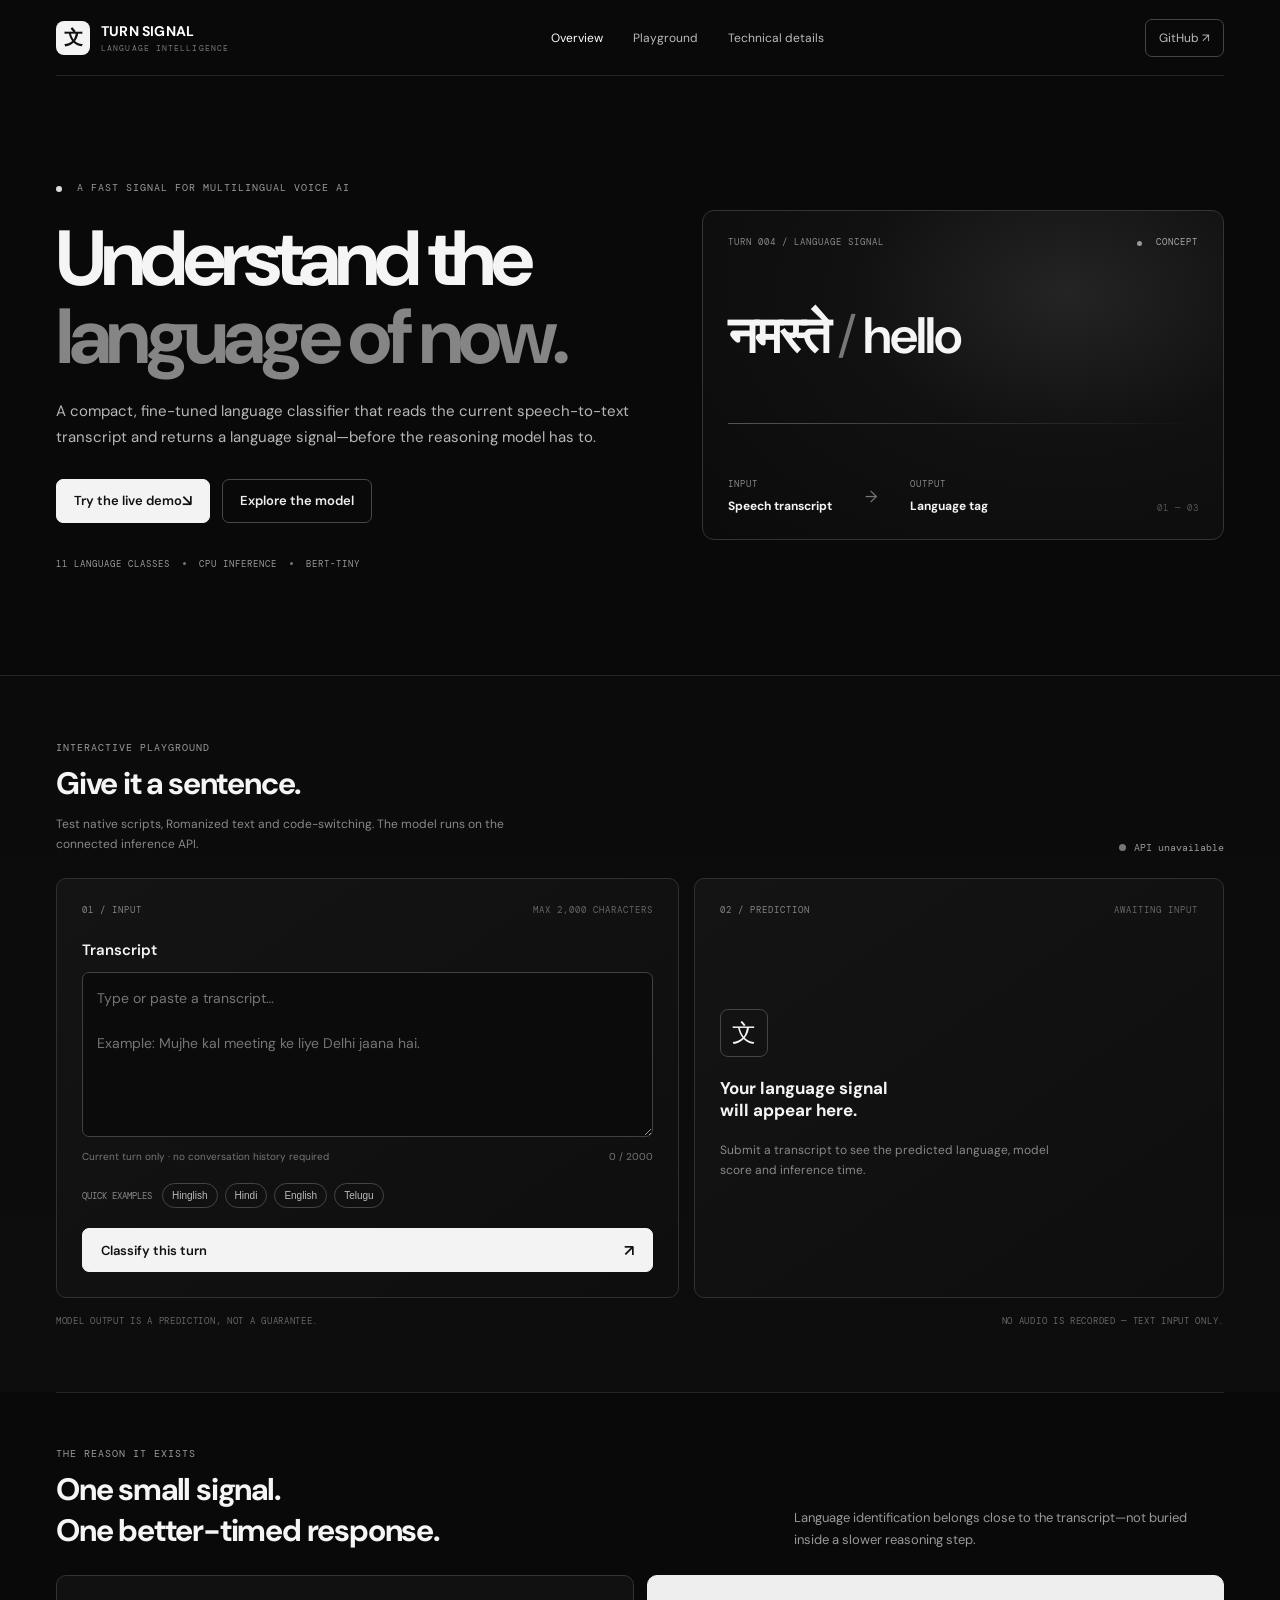
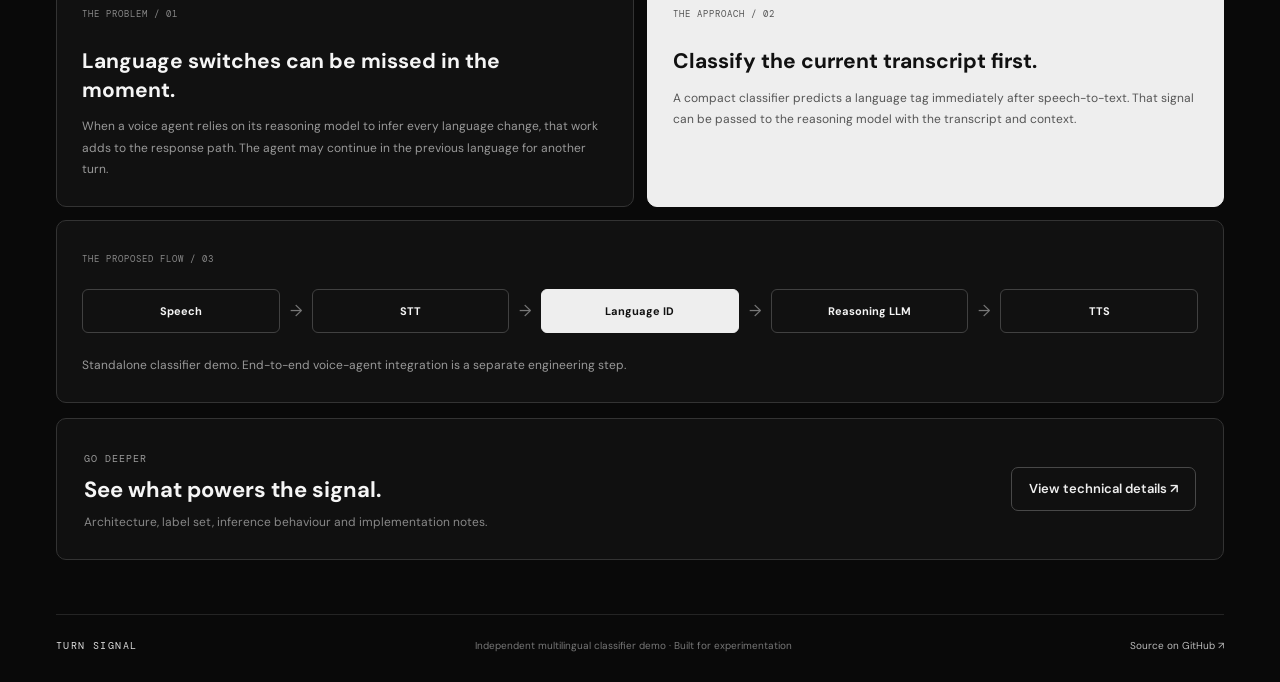
<file: demo/frontend/index.html>
<!doctype html>
<html lang="en">
<head>
<meta charset="utf-8"><meta name="viewport" content="width=device-width,initial-scale=1">
<meta name="description" content="A lightweight multilingual language classifier for voice-agent transcripts.">
<meta name="theme-color" content="#090909"><title>TurnSignal — Multilingual Language Classifier</title>
<link rel="preconnect" href="https://fonts.googleapis.com"><link rel="preconnect" href="https://fonts.gstatic.com" crossorigin>
<link href="https://fonts.googleapis.com/css2?family=DM+Mono:wght@400;500&family=DM+Sans:wght@400;500;600;700;800&display=swap" rel="stylesheet">
<link rel="stylesheet" href="./styles.css">
</head>
<body><div class="shell">
<header class="topbar"><a class="brand" href="./index.html"><span class="brand-mark">文</span><span>TURN SIGNAL<small>LANGUAGE INTELLIGENCE</small></span></a><nav><a class="active" href="./index.html">Overview</a><a href="#playground">Playground</a><a href="./technical.html">Technical details</a></nav><a class="github" href="https://github.com/abhinavnautiyalDS/Real-Time-Language-Switching-for-Voice-Agents" target="_blank" rel="noreferrer">GitHub ↗</a></header>
<main id="top">
<section class="hero hero-v2"><div class="hero-copy"><div class="eyebrow"><span class="eyebrow-dot"></span> A FAST SIGNAL FOR MULTILINGUAL VOICE AI</div><h1>Understand the<br><span>language of now.</span></h1><p class="lede">A compact, fine-tuned language classifier that reads the current speech-to-text transcript and returns a language signal—before the reasoning model has to.</p><div class="actions"><a class="btn white" href="#playground">Try the live demo <span>↘</span></a><a class="btn outline" href="./technical.html">Explore the model</a></div><div class="hero-meta"><span>11 LANGUAGE CLASSES</span><i></i><span>CPU INFERENCE</span><i></i><span>BERT-TINY</span></div></div>
<aside class="hero-visual"><div class="visual-top"><span>TURN 004 / LANGUAGE SIGNAL</span><span class="live-mark"><i></i> CONCEPT</span></div><div class="visual-language">नमस्ते<span> / </span>hello</div><div class="visual-rule"></div><div class="visual-bottom"><div><small>INPUT</small><b>Speech transcript</b></div><div class="visual-arrow">→</div><div><small>OUTPUT</small><b>Language tag</b></div></div><div class="visual-index">01 — 03</div></aside></section>
<section class="section section-playground" id="playground"><div class="section-head"><div><div class="eyebrow">INTERACTIVE PLAYGROUND</div><h2>Give it a sentence.</h2><p class="section-sub">Test native scripts, Romanized text and code-switching. The model runs on the connected inference API.</p></div><div class="api-status" id="api-indicator"><i id="status-dot"></i><span id="api-status">Checking API connection…</span></div></div>
<div class="demo-grid"><div class="panel input-panel"><div class="panel-kicker"><span>01 / INPUT</span><span>MAX 2,000 CHARACTERS</span></div><label for="sentence">Transcript</label><textarea id="sentence" maxlength="2000" placeholder="Type or paste a transcript…&#10;&#10;Example: Mujhe kal meeting ke liye Delhi jaana hai."></textarea><div class="input-meta"><span>Current turn only · no conversation history required</span><span id="char-count">0 / 2000</span></div><div class="samples"><span>QUICK EXAMPLES</span><button data-sample="Mujhe kal meeting ke liye Delhi jaana hai.">Hinglish</button><button data-sample="मुझे हिंदी में जवाब चाहिए।">Hindi</button><button data-sample="I need some help with my account.">English</button><button data-sample="నాకు రేపు సమావేశం ఉంది.">Telugu</button></div><button class="btn white run" id="classify-button">Classify this turn <span>↗</span></button><p class="error" id="error-message" role="alert" hidden></p></div>
<div class="panel output-panel"><div class="panel-kicker"><span>02 / PREDICTION</span><span id="result-state">AWAITING INPUT</span></div><div class="empty" id="empty-result"><div class="empty-symbol">文</div><h3>Your language signal<br>will appear here.</h3><p>Submit a transcript to see the predicted language, model score and inference time.</p></div><div id="prediction" hidden><div class="prediction-label">PREDICTED LANGUAGE</div><div class="prediction-main"><strong id="predicted-language">—</strong><code id="predicted-code">—</code></div><div class="stats"><div><span>SOFTMAX SCORE</span><strong id="confidence">—</strong></div><div><span>INFERENCE TIME</span><strong id="latency">—</strong></div></div><div class="alternatives-title">ALTERNATIVE SCORES</div><div id="alternatives"></div><p class="disclaimer" id="result-note">Scores are model softmax outputs, not calibrated probabilities.</p></div></div></div>
<div class="playground-foot"><span>MODEL OUTPUT IS A PREDICTION, NOT A GUARANTEE.</span><span>NO AUDIO IS RECORDED — TEXT INPUT ONLY.</span></div></section>
<section class="section" id="approach"><div class="section-head"><div><div class="eyebrow">THE REASON IT EXISTS</div><h2>One small signal.<br>One better-timed response.</h2></div><p class="intro">Language identification belongs close to the transcript—not buried inside a slower reasoning step.</p></div><div class="approach-grid"><article class="approach-card"><span>THE PROBLEM / 01</span><h3>Language switches can be missed in the moment.</h3><p>When a voice agent relies on its reasoning model to infer every language change, that work adds to the response path. The agent may continue in the previous language for another turn.</p></article><article class="approach-card approach-highlight"><span>THE APPROACH / 02</span><h3>Classify the current transcript first.</h3><p>A compact classifier predicts a language tag immediately after speech-to-text. That signal can be passed to the reasoning model with the transcript and context.</p></article><article class="approach-card approach-flow"><span>THE PROPOSED FLOW / 03</span><div class="mini-flow"><b>Speech</b><i>→</i><b>STT</b><i>→</i><b class="flow-active">Language ID</b><i>→</i><b>Reasoning LLM</b><i>→</i><b>TTS</b></div><p>Standalone classifier demo. End-to-end voice-agent integration is a separate engineering step.</p></article></div><div class="details-link"><div><span class="eyebrow">GO DEEPER</span><h3>See what powers the signal.</h3><p>Architecture, label set, inference behaviour and implementation notes.</p></div><a class="btn outline" href="./technical.html">View technical details ↗</a></div></section>
</main><footer><a class="footer-brand" href="./index.html">TURN SIGNAL</a><span>Independent multilingual classifier demo · Built for experimentation</span><a href="https://github.com/abhinavnautiyalDS/Real-Time-Language-Switching-for-Voice-Agents" target="_blank" rel="noreferrer">Source on GitHub ↗</a></footer>
</div><script src="./config.js"></script><script src="./app.js"></script></body></html>
</file>
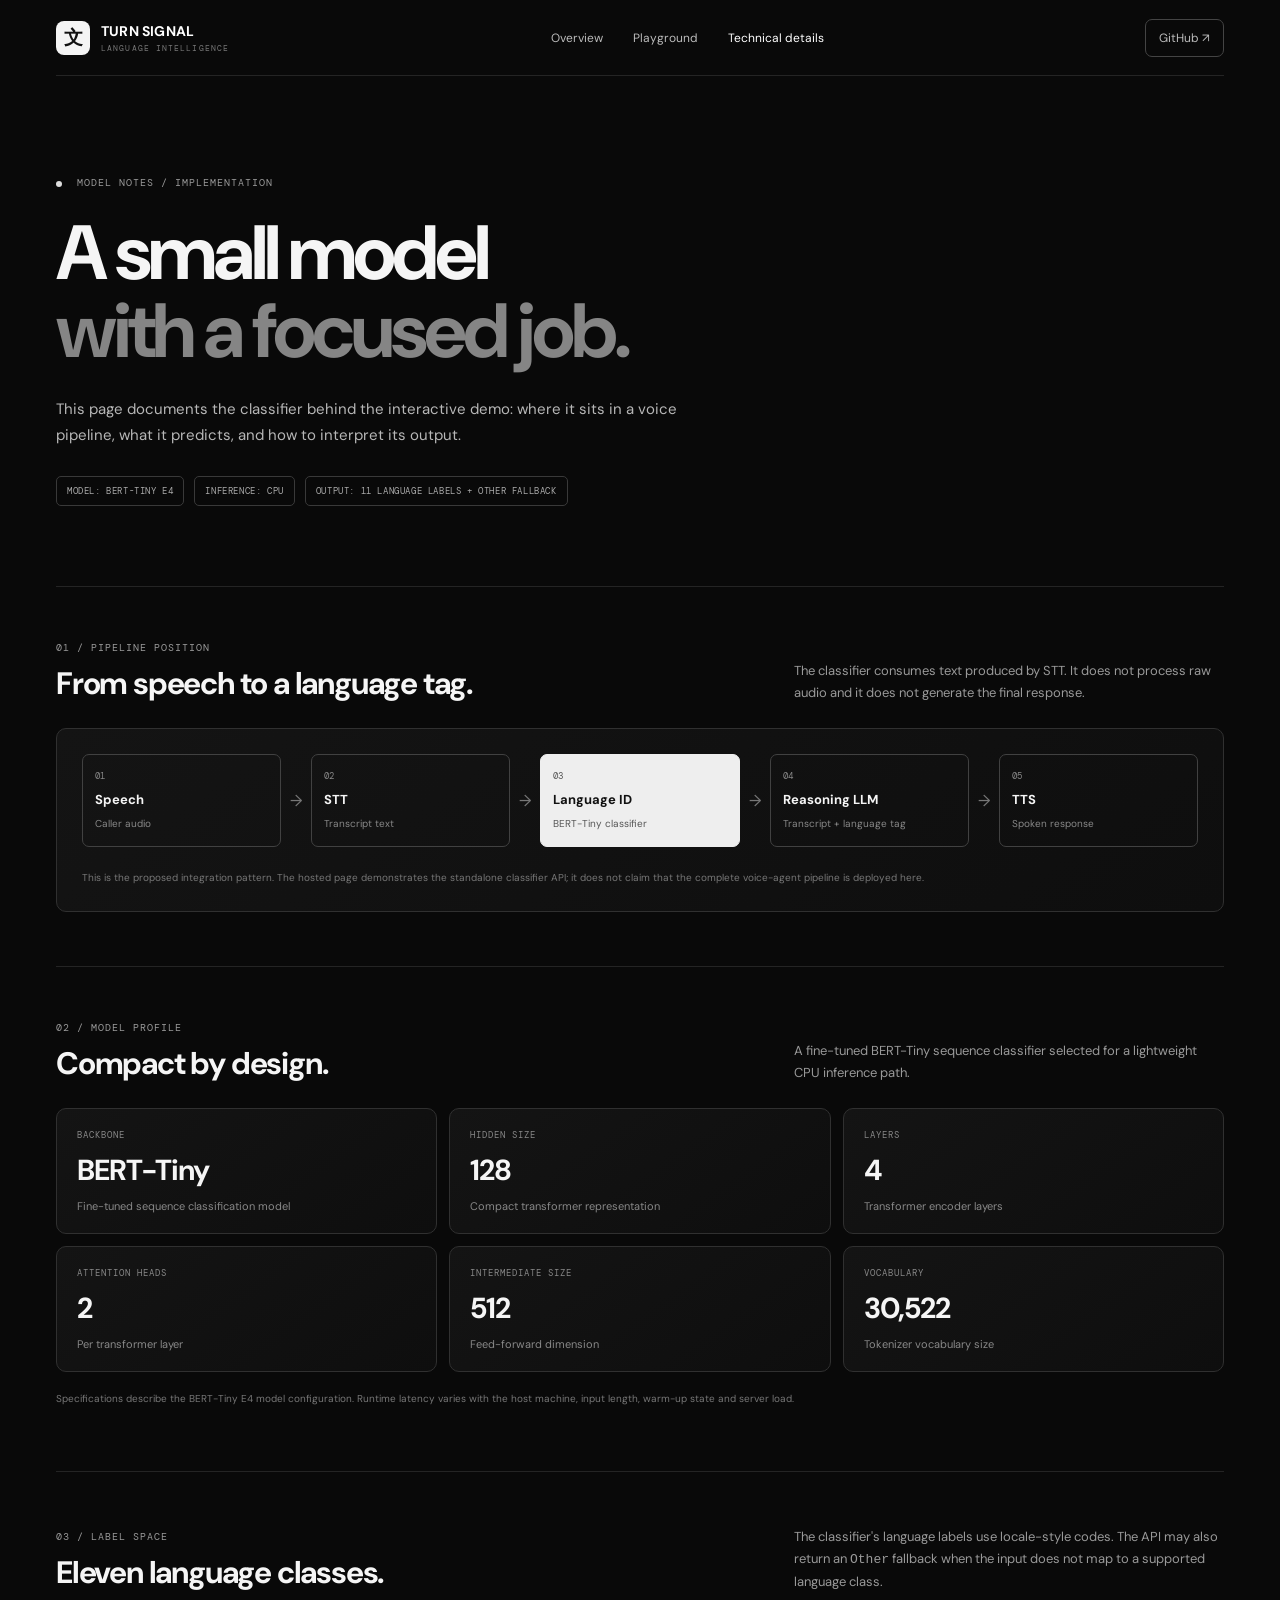
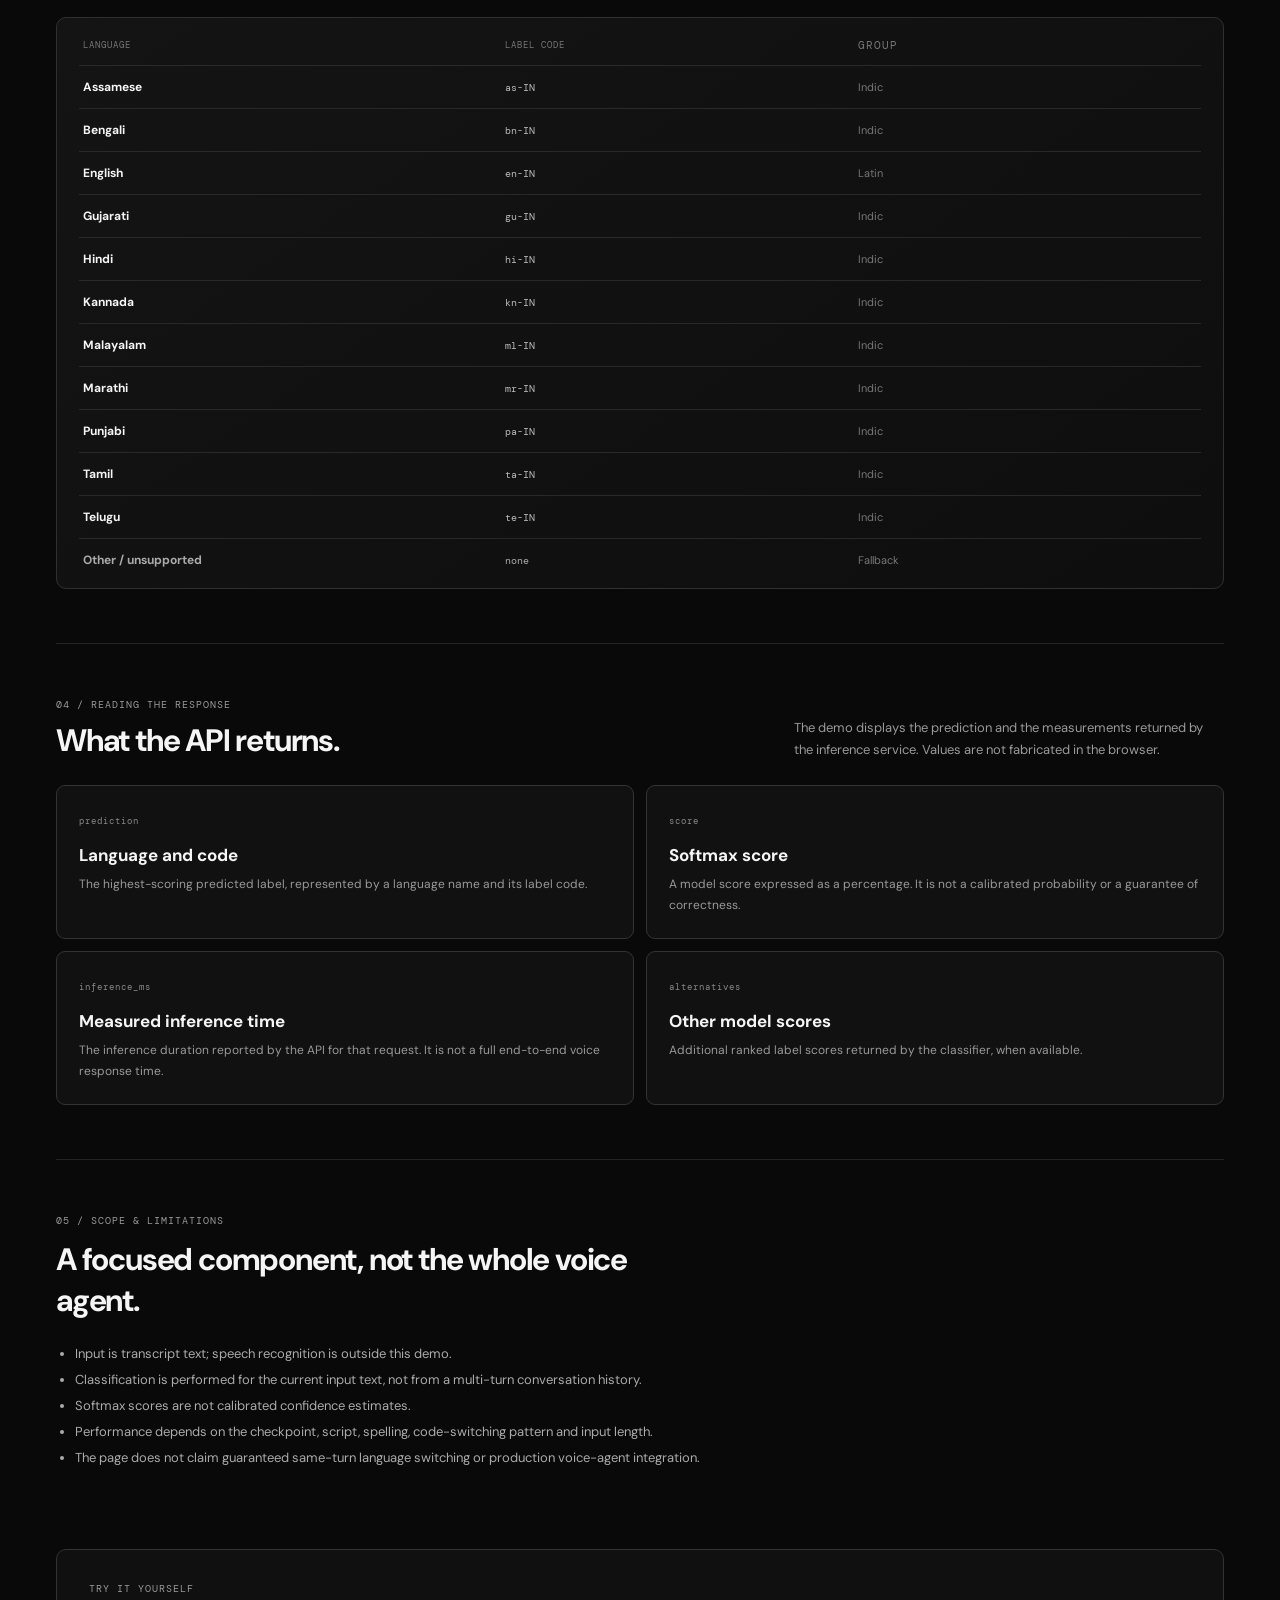
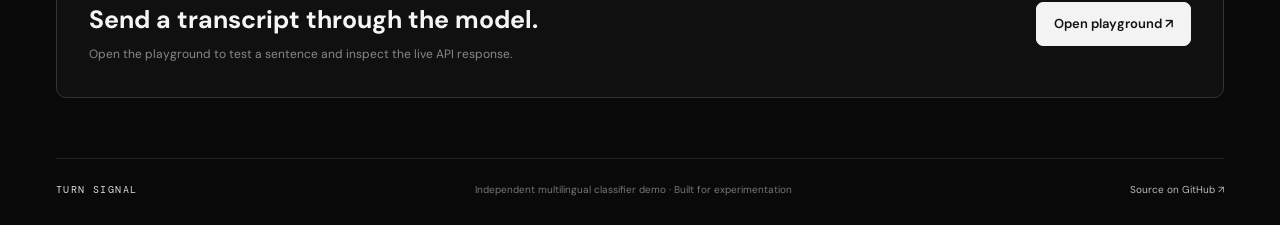
<file: demo/frontend/technical.html>
<!doctype html>
<html lang="en">
<head>
<meta charset="utf-8"><meta name="viewport" content="width=device-width,initial-scale=1">
<meta name="description" content="Technical notes for the multilingual BERT-Tiny language classifier.">
<meta name="theme-color" content="#090909"><title>Technical Details — TurnSignal</title>
<link rel="preconnect" href="https://fonts.googleapis.com"><link rel="preconnect" href="https://fonts.gstatic.com" crossorigin>
<link href="https://fonts.googleapis.com/css2?family=DM+Mono:wght@400;500&family=DM+Sans:wght@400;500;600;700;800&display=swap" rel="stylesheet">
<link rel="stylesheet" href="./styles.css">
</head>
<body><div class="shell">
<header class="topbar"><a class="brand" href="./index.html"><span class="brand-mark">文</span><span>TURN SIGNAL<small>LANGUAGE INTELLIGENCE</small></span></a><nav><a href="./index.html">Overview</a><a href="./index.html#playground">Playground</a><a class="active" href="./technical.html">Technical details</a></nav><a class="github" href="https://github.com/abhinavnautiyalDS/Real-Time-Language-Switching-for-Voice-Agents" target="_blank" rel="noreferrer">GitHub ↗</a></header>
<main>
<section class="technical-hero"><div class="eyebrow"><span class="eyebrow-dot"></span> MODEL NOTES / IMPLEMENTATION</div><h1>A small model<br><span>with a focused job.</span></h1><p class="lede">This page documents the classifier behind the interactive demo: where it sits in a voice pipeline, what it predicts, and how to interpret its output.</p><div class="technical-meta"><span>MODEL: BERT-TINY E4</span><span>INFERENCE: CPU</span><span>OUTPUT: 11 LANGUAGE LABELS + OTHER FALLBACK</span></div></section>
<section class="section"><div class="section-head"><div><div class="eyebrow">01 / PIPELINE POSITION</div><h2>From speech to a language tag.</h2></div><p class="intro">The classifier consumes text produced by STT. It does not process raw audio and it does not generate the final response.</p></div><div class="panel architecture-panel"><div class="architecture-flow"><article><small>01</small><b>Speech</b><span>Caller audio</span></article><i>→</i><article><small>02</small><b>STT</b><span>Transcript text</span></article><i>→</i><article class="architecture-active"><small>03</small><b>Language ID</b><span>BERT-Tiny classifier</span></article><i>→</i><article><small>04</small><b>Reasoning LLM</b><span>Transcript + language tag</span></article><i>→</i><article><small>05</small><b>TTS</b><span>Spoken response</span></article></div><p class="disclaimer">This is the proposed integration pattern. The hosted page demonstrates the standalone classifier API; it does not claim that the complete voice-agent pipeline is deployed here.</p></div></section>
<section class="section"><div class="section-head"><div><div class="eyebrow">02 / MODEL PROFILE</div><h2>Compact by design.</h2></div><p class="intro">A fine-tuned BERT-Tiny sequence classifier selected for a lightweight CPU inference path.</p></div><div class="spec-grid"><article class="panel spec-card"><span>BACKBONE</span><strong>BERT-Tiny</strong><p>Fine-tuned sequence classification model</p></article><article class="panel spec-card"><span>HIDDEN SIZE</span><strong>128</strong><p>Compact transformer representation</p></article><article class="panel spec-card"><span>LAYERS</span><strong>4</strong><p>Transformer encoder layers</p></article><article class="panel spec-card"><span>ATTENTION HEADS</span><strong>2</strong><p>Per transformer layer</p></article><article class="panel spec-card"><span>INTERMEDIATE SIZE</span><strong>512</strong><p>Feed-forward dimension</p></article><article class="panel spec-card"><span>VOCABULARY</span><strong>30,522</strong><p>Tokenizer vocabulary size</p></article></div><p class="fine-print">Specifications describe the BERT-Tiny E4 model configuration. Runtime latency varies with the host machine, input length, warm-up state and server load.</p></section>
<section class="section"><div class="section-head"><div><div class="eyebrow">03 / LABEL SPACE</div><h2>Eleven language classes.</h2></div><p class="intro">The classifier's language labels use locale-style codes. The API may also return an <code>Other</code> fallback when the input does not map to a supported language class.</p></div><div class="panel language-table"><div class="language-row language-header"><span>LANGUAGE</span><span>LABEL CODE</span><span>GROUP</span></div>
<div class="language-row"><b>Assamese</b><code>as-IN</code><span>Indic</span></div><div class="language-row"><b>Bengali</b><code>bn-IN</code><span>Indic</span></div><div class="language-row"><b>English</b><code>en-IN</code><span>Latin</span></div><div class="language-row"><b>Gujarati</b><code>gu-IN</code><span>Indic</span></div><div class="language-row"><b>Hindi</b><code>hi-IN</code><span>Indic</span></div><div class="language-row"><b>Kannada</b><code>kn-IN</code><span>Indic</span></div><div class="language-row"><b>Malayalam</b><code>ml-IN</code><span>Indic</span></div><div class="language-row"><b>Marathi</b><code>mr-IN</code><span>Indic</span></div><div class="language-row"><b>Punjabi</b><code>pa-IN</code><span>Indic</span></div><div class="language-row"><b>Tamil</b><code>ta-IN</code><span>Indic</span></div><div class="language-row"><b>Telugu</b><code>te-IN</code><span>Indic</span></div><div class="language-row other-row"><b>Other / unsupported</b><code>none</code><span>Fallback</span></div></div></section>
<section class="section"><div class="section-head"><div><div class="eyebrow">04 / READING THE RESPONSE</div><h2>What the API returns.</h2></div><p class="intro">The demo displays the prediction and the measurements returned by the inference service. Values are not fabricated in the browser.</p></div><div class="response-grid"><article class="response-card"><span>prediction</span><h3>Language and code</h3><p>The highest-scoring predicted label, represented by a language name and its label code.</p></article><article class="response-card"><span>score</span><h3>Softmax score</h3><p>A model score expressed as a percentage. It is not a calibrated probability or a guarantee of correctness.</p></article><article class="response-card"><span>inference_ms</span><h3>Measured inference time</h3><p>The inference duration reported by the API for that request. It is not a full end-to-end voice response time.</p></article><article class="response-card"><span>alternatives</span><h3>Other model scores</h3><p>Additional ranked label scores returned by the classifier, when available.</p></article></div></section>
<section class="section limitations"><div class="eyebrow">05 / SCOPE & LIMITATIONS</div><h2>A focused component, not the whole voice agent.</h2><ul><li>Input is transcript text; speech recognition is outside this demo.</li><li>Classification is performed for the current input text, not from a multi-turn conversation history.</li><li>Softmax scores are not calibrated confidence estimates.</li><li>Performance depends on the checkpoint, script, spelling, code-switching pattern and input length.</li><li>The page does not claim guaranteed same-turn language switching or production voice-agent integration.</li></ul></section>
<section class="technical-cta"><div><div class="eyebrow">TRY IT YOURSELF</div><h2>Send a transcript through the model.</h2><p>Open the playground to test a sentence and inspect the live API response.</p></div><a class="btn white" href="./index.html#playground">Open playground ↗</a></section>
</main><footer><a class="footer-brand" href="./index.html">TURN SIGNAL</a><span>Independent multilingual classifier demo · Built for experimentation</span><a href="https://github.com/abhinavnautiyalDS/Real-Time-Language-Switching-for-Voice-Agents" target="_blank" rel="noreferrer">Source on GitHub ↗</a></footer>
</div></body></html>
</file>
<file: demo/frontend/styles.css>
:root{color-scheme:dark;--bg:#090909;--surface:#111;--line:#303030;--text:#f5f5f5;--muted:#a1a1a1}*{box-sizing:border-box}html{scroll-behavior:smooth}body{margin:0;background:var(--bg);color:var(--text);font-family:"DM Sans",Arial,sans-serif}.shell{max-width:1440px;margin:auto;padding:0 56px}.topbar{height:76px;border-bottom:1px solid #242424;display:flex;align-items:center;justify-content:space-between;gap:20px}.brand{display:flex;align-items:center;gap:12px;color:#fff;text-decoration:none;font-weight:700;font-size:14px}.brand-mark{width:34px;height:34px;border-radius:8px;background:#f4f4f4;color:#111;display:grid;place-items:center}.topbar nav{display:flex;gap:30px}.topbar nav a,.github,footer a{color:#bbb;text-decoration:none;font-size:12px}.github{border:1px solid #444;border-radius:7px;padding:10px 13px}.eyebrow,.note-head,.note-foot,.features,.output-head,.prediction-label,.stats span,.alternatives-title,.model-card>span,.languages .output-head span,.story>span{font:10px "DM Mono",monospace;letter-spacing:1px;color:#999}.hero{display:grid;grid-template-columns:1.1fr .9fr;gap:70px;align-items:center;padding:90px 0;min-height:480px}.hero h1{font-size:clamp(48px,5.4vw,72px);letter-spacing:-4px;line-height:1;margin:26px 0 22px}.hero h1 span{color:#888}.lede{max-width:590px;color:#b7b7b7;line-height:1.75;font-size:15px}.actions{display:flex;gap:12px;margin-top:28px}.btn{border-radius:7px;min-height:44px;padding:0 17px;display:inline-flex;align-items:center;justify-content:center;text-decoration:none;font:600 13px "DM Sans",sans-serif;cursor:pointer}.white{background:#f3f3f3;color:#111;border:1px solid #f3f3f3}.outline{color:#eee;border:1px solid #484848;background:transparent}.features{display:flex;gap:13px;align-items:center;margin-top:32px}.features i{width:3px;height:3px;border-radius:50%;background:#777}.hero-note,.panel,.story{border:1px solid var(--line);border-radius:10px;background:linear-gradient(145deg,#141414,#0e0e0e)}.hero-note{padding:22px 24px;min-height:290px;display:flex;flex-direction:column;justify-content:space-between}.note-head{display:flex;justify-content:space-between}.note-head span:last-child{color:#666}.glyph{font-size:70px;letter-spacing:-5px;margin:20px 0;color:#eee}.hero-note p{font-size:14px;color:#aaa;line-height:1.7;max-width:390px}.note-foot{color:#ccc}.note-foot b{margin:0 10px;color:#fff}.section{padding:54px 0;border-top:1px solid #242424}.section-head{display:flex;align-items:flex-end;justify-content:space-between;gap:25px;margin-bottom:24px}.section h2{font-size:31px;letter-spacing:-1.2px;margin:9px 0 0}.intro{max-width:430px;color:#999;font-size:13px;line-height:1.7;margin:0}.api-status{display:flex;align-items:center;gap:8px;color:#999;font:10px "DM Mono",monospace}.api-status i{width:7px;height:7px;border-radius:50%;background:#777}.api-status.online i{background:#eee}.demo-grid{display:grid;grid-template-columns:1fr .85fr;gap:15px}.input-panel,.output-panel{padding:22px}.input-panel label{display:block;font-weight:600;font-size:13px;margin-bottom:12px}textarea{width:100%;height:145px;resize:vertical;background:#0b0b0b;color:#eee;border:1px solid #414141;border-radius:7px;padding:14px;font:14px/1.6 "DM Sans",sans-serif;outline:none}textarea:focus{border-color:#aaa}.input-meta{display:flex;justify-content:space-between;gap:10px;color:#777;font-size:10px;margin-top:8px}.samples{display:flex;gap:7px;align-items:center;flex-wrap:wrap;margin:20px 0}.samples>span{font:9px "DM Mono",monospace;color:#888;margin-right:3px}.samples button{background:transparent;border:1px solid #444;border-radius:20px;color:#bbb;padding:6px 9px;font-size:10px;cursor:pointer}.samples button:hover{border-color:#aaa;color:#fff}.run{width:100%}.output-panel{min-height:335px}.output-head{display:flex;justify-content:space-between;align-items:center}.output-head span:last-child{color:#777}.empty{min-height:270px;display:flex;flex-direction:column;justify-content:center;align-items:flex-start}.empty-glyph{border:1px solid #444;border-radius:8px;padding:12px 14px;margin-bottom:16px}.empty h3{font-size:17px;margin:0 0 7px}.empty p{max-width:330px;font-size:12px;color:#888;line-height:1.7}.prediction-label{margin-top:35px}.prediction-main{display:flex;align-items:center;gap:12px;margin:10px 0 24px}.prediction-main strong{font-size:34px}.prediction-main code,.tags code{font:10px "DM Mono",monospace;color:#aaa;border:1px solid #444;border-radius:5px;padding:5px 7px}.stats{display:grid;grid-template-columns:1fr 1fr;border-block:1px solid #333;padding:15px 0;margin-bottom:20px}.stats div+div{border-left:1px solid #333;padding-left:20px}.stats strong{display:block;font-size:21px;margin-top:7px}.alternatives-title{margin-bottom:12px}.alternative{display:grid;grid-template-columns:95px 1fr 45px;gap:10px;align-items:center;margin:10px 0;color:#bbb;font-size:11px}.bar-track{height:5px;background:#2b2b2b;border-radius:9px;overflow:hidden}.bar-fill{height:100%;background:#eee}.alternative-value{text-align:right;font:10px "DM Mono",monospace}.disclaimer,.fine-print{font-size:10px;color:#777;line-height:1.7}.error{color:#ffb4b4;font-size:12px}.stories{display:grid;grid-template-columns:1fr 1fr;gap:14px}.story{padding:24px}.story h3{font-size:21px;line-height:1.3;max-width:430px;margin:26px 0 12px}.story p{font-size:12px;line-height:1.75;color:#999;margin:0}.story.inverse{background:#f0f0f0;color:#111;border-color:#eee}.story.inverse>span,.story.inverse p{color:#555}.pipeline{padding:20px;margin-top:14px}.steps{display:flex;align-items:center;justify-content:space-between;gap:8px;margin-top:23px}.steps>div{flex:1;min-width:0;border:1px solid #444;border-radius:7px;padding:12px;display:flex;flex-direction:column;gap:5px}.steps small,.steps em{font:10px "DM Mono",monospace;color:#888}.steps b{font-size:12px}.steps>i{font-style:normal;color:#777}.steps .active{background:#eee;color:#111;border-color:#eee}.steps .active small,.steps .active em{color:#555}.model-grid{display:grid;grid-template-columns:repeat(3,1fr);gap:13px}.model-card{padding:20px;display:flex;flex-direction:column;gap:10px}.model-card strong{font-size:27px;letter-spacing:-1px}.model-card p{font-size:11px;color:#888;margin:0}.languages{padding:20px;margin-top:14px}.languages .output-head b{font-size:14px}.tags{display:flex;flex-wrap:wrap;gap:8px;margin-top:18px}.tags span{border:1px solid #444;border-radius:5px;padding:8px 10px;color:#ccc;font-size:11px}.tags code{margin-left:5px;padding:3px 5px}.fine-print{max-width:900px;margin-top:18px}footer{border-top:1px solid #242424;padding:24px 0 30px;display:flex;justify-content:space-between;gap:14px;color:#777;font-size:10px}footer a{font-size:10px}.error[hidden],[hidden]{display:none!important}@media(max-width:900px){.shell{padding:0 28px}.hero{gap:32px;padding:65px 0}.hero h1{font-size:54px}.demo-grid{grid-template-columns:1fr}.steps{flex-wrap:wrap}.steps>div{flex-basis:27%}.steps>i{display:none}}@media(max-width:640px){.shell{padding:0 17px}.topbar{height:65px}.brand{font-size:11px}.brand-mark{width:29px;height:29px}.topbar nav{display:none}.github{font-size:10px;padding:8px}.hero{grid-template-columns:1fr;padding:58px 0;gap:28px}.hero h1{font-size:47px;letter-spacing:-2px}.lede{font-size:13px}.section{padding:40px 0}.section-head{align-items:flex-start;flex-direction:column}.section h2{font-size:27px}.intro{font-size:12px}.stories{grid-template-columns:1fr}.model-grid{grid-template-columns:1fr}.steps>div{flex-basis:43%}.input-panel,.output-panel{padding:16px}.samples{gap:6px}.samples>span{width:100%}footer{flex-direction:column}}

/* Two-page product refresh */
.brand{gap:11px}.brand>span:last-child{display:flex;flex-direction:column;gap:3px;letter-spacing:.2px}.brand small{font:8px "DM Mono",monospace;letter-spacing:1.1px;color:#777}.brand-mark{font-size:19px}.topbar nav a.active{color:#fff}.eyebrow-dot,.live-mark i{display:inline-block;width:6px;height:6px;background:#ddd;border-radius:50%;margin-right:8px;vertical-align:middle}.hero-v2{min-height:560px;padding:105px 0;grid-template-columns:1.05fr .95fr}.hero-v2 h1{font-size:clamp(54px,6.1vw,82px);letter-spacing:-5px}.hero-v2 h1 span,.technical-hero h1 span{color:#858585}.hero-visual{position:relative;min-height:330px;border:1px solid #343434;border-radius:12px;padding:25px;background:radial-gradient(ellipse at 70% 25%,#242424 0%,#111 42%,#0b0b0b 100%);display:flex;flex-direction:column;justify-content:space-between;overflow:hidden}.visual-top,.visual-bottom{display:flex;justify-content:space-between;align-items:center;gap:15px}.visual-top,.visual-bottom small,.visual-index{font:9px "DM Mono",monospace;letter-spacing:1px;color:#888}.live-mark{color:#aaa}.live-mark i{width:5px;height:5px;background:#999}.visual-language{font-size:clamp(34px,4vw,58px);font-weight:600;letter-spacing:-2px}.visual-language span{color:#777;font-weight:400}.visual-rule{height:1px;background:linear-gradient(90deg,#555,transparent)}.visual-bottom{justify-content:flex-start}.visual-bottom>div{display:flex;flex-direction:column;gap:8px}.visual-bottom b{font-size:12px}.visual-arrow{color:#777;margin:0 18px}.visual-index{position:absolute;right:24px;bottom:25px;color:#555}.hero-meta{display:flex;align-items:center;gap:13px;margin-top:35px;color:#999;font:9px "DM Mono",monospace;letter-spacing:1px}.hero-meta i{width:3px;height:3px;border-radius:50%;background:#777}.section-playground{background:linear-gradient(180deg,#0b0b0b,#0d0d0d);margin:0 -56px;padding:65px 56px}.section-sub{font-size:12px;color:#888;line-height:1.7;margin:10px 0 0;max-width:480px}.panel-kicker{display:flex;justify-content:space-between;gap:12px;margin-bottom:24px;color:#858585;font:9px "DM Mono",monospace;letter-spacing:1px}.panel-kicker span:last-child{color:#666}.input-panel,.output-panel{padding:25px}.input-panel label{font-size:15px}.input-panel textarea{height:165px}.run{justify-content:space-between;padding:0 18px}.run span,.btn span{font-size:16px}.output-panel{min-height:390px}.empty{min-height:320px}.empty-symbol{font-size:24px;border:1px solid #454545;border-radius:8px;width:48px;height:48px;display:grid;place-items:center;margin-bottom:20px}.prediction-main strong{font-size:38px}.playground-foot{display:flex;justify-content:space-between;gap:15px;margin-top:17px;color:#666;font:9px "DM Mono",monospace;letter-spacing:.7px}.approach-grid{display:grid;grid-template-columns:1fr 1fr;gap:13px}.approach-card{border:1px solid #333;border-radius:10px;padding:25px;background:#111}.approach-card>span{font:9px "DM Mono",monospace;letter-spacing:1px;color:#888}.approach-card h3{font-size:21px;line-height:1.35;max-width:430px;margin:25px 0 12px}.approach-card p{font-size:12px;line-height:1.8;color:#999;margin:0}.approach-highlight{background:#eee;color:#111;border-color:#eee}.approach-highlight>span,.approach-highlight p{color:#555}.approach-flow{grid-column:1/-1}.mini-flow{display:flex;align-items:center;justify-content:space-between;gap:10px;margin:22px 0}.mini-flow b{border:1px solid #414141;border-radius:6px;padding:14px 12px;flex:1;text-align:center;font-size:11px}.mini-flow i{font-style:normal;color:#777}.mini-flow .flow-active{background:#eee;color:#111;border-color:#eee}.details-link,.technical-cta{display:flex;justify-content:space-between;align-items:center;gap:20px;margin-top:15px;padding:27px;border:1px solid #333;border-radius:10px;background:#101010}.details-link h3,.technical-cta h2{font-size:22px;margin:8px 0}.details-link p,.technical-cta p{color:#888;font-size:12px;margin:0;line-height:1.7}.footer-brand{font:10px "DM Mono",monospace;letter-spacing:1.4px;color:#ddd;text-decoration:none}.technical-hero{padding:100px 0 80px}.technical-hero h1{font-size:clamp(52px,6vw,78px);line-height:1.02;letter-spacing:-4px;margin:25px 0}.technical-hero .lede{max-width:650px}.technical-meta{display:flex;flex-wrap:wrap;gap:10px;margin-top:28px}.technical-meta span{border:1px solid #393939;border-radius:5px;padding:8px 10px;color:#aaa;font:9px "DM Mono",monospace;letter-spacing:.6px}.architecture-panel{padding:25px}.architecture-flow{display:flex;align-items:stretch;justify-content:space-between;gap:9px}.architecture-flow article{flex:1;min-width:0;border:1px solid #414141;border-radius:7px;padding:15px 12px;display:flex;flex-direction:column;gap:9px}.architecture-flow article small{font:9px "DM Mono",monospace;color:#888}.architecture-flow article b{font-size:13px}.architecture-flow article span{font-size:10px;color:#888;line-height:1.4}.architecture-flow>i{align-self:center;color:#777;font-style:normal}.architecture-flow .architecture-active{background:#eee;color:#111;border-color:#eee}.architecture-flow .architecture-active small,.architecture-flow .architecture-active span{color:#555}.architecture-panel>.disclaimer{margin:22px 0 0}.spec-grid{display:grid;grid-template-columns:repeat(3,1fr);gap:12px}.spec-card{padding:20px;display:flex;flex-direction:column;gap:10px}.spec-card>span,.response-card>span{font:9px "DM Mono",monospace;letter-spacing:1px;color:#888}.spec-card strong{font-size:29px;letter-spacing:-1px}.spec-card p{font-size:11px;color:#888;margin:0}.language-table{padding:7px 22px}.language-row{display:grid;grid-template-columns:1.2fr 1fr 1fr;align-items:center;gap:15px;padding:13px 4px;border-bottom:1px solid #292929;font-size:12px}.language-row:last-child{border-bottom:0}.language-row code{font:10px "DM Mono",monospace;color:#bbb}.language-row>span:last-child{color:#777;font-size:11px}.language-header{font:9px "DM Mono",monospace;letter-spacing:1px;color:#777}.other-row b,.other-row code{color:#aaa}.response-grid{display:grid;grid-template-columns:1fr 1fr;gap:12px}.response-card{border:1px solid #333;border-radius:9px;background:#111;padding:22px}.response-card h3{font-size:17px;margin:15px 0 8px}.response-card p{font-size:12px;line-height:1.75;color:#999;margin:0}.limitations{padding-bottom:65px}.limitations h2{max-width:600px;margin:12px 0 20px}.limitations ul{padding-left:19px;max-width:780px;color:#aaa;font-size:13px;line-height:2}.technical-cta{margin:0 0 60px;padding:32px}.technical-cta .btn{white-space:nowrap}.technical-cta h2{font-size:25px}.technical-cta p{max-width:530px}
@media(max-width:900px){.section-playground{margin:0 -28px;padding:55px 28px}.hero-v2{min-height:auto;padding:75px 0}.architecture-flow{flex-wrap:wrap}.architecture-flow article{flex-basis:27%}.architecture-flow>i{display:none}}
@media(max-width:640px){.hero-v2{padding:58px 0}.hero-v2 h1,.technical-hero h1{font-size:48px;letter-spacing:-2.5px}.hero-visual{min-height:260px;padding:19px}.section-playground{margin:0 -17px;padding:42px 17px}.playground-foot{flex-direction:column}.approach-grid,.response-grid{grid-template-columns:1fr}.approach-flow{grid-column:auto}.mini-flow{flex-wrap:wrap}.mini-flow b{flex-basis:40%}.details-link,.technical-cta{align-items:flex-start;flex-direction:column;padding:22px}.technical-hero{padding:60px 0 45px}.technical-meta{gap:7px}.technical-meta span{font-size:8px}.spec-grid{grid-template-columns:1fr 1fr}.spec-card{padding:16px}.spec-card strong{font-size:24px}.architecture-flow article{flex-basis:42%}.language-table{padding:6px 13px}.language-row{grid-template-columns:1.2fr 1fr .65fr;gap:8px;font-size:11px}.language-row>span:last-child{font-size:10px}footer{align-items:flex-start}}
</file>
